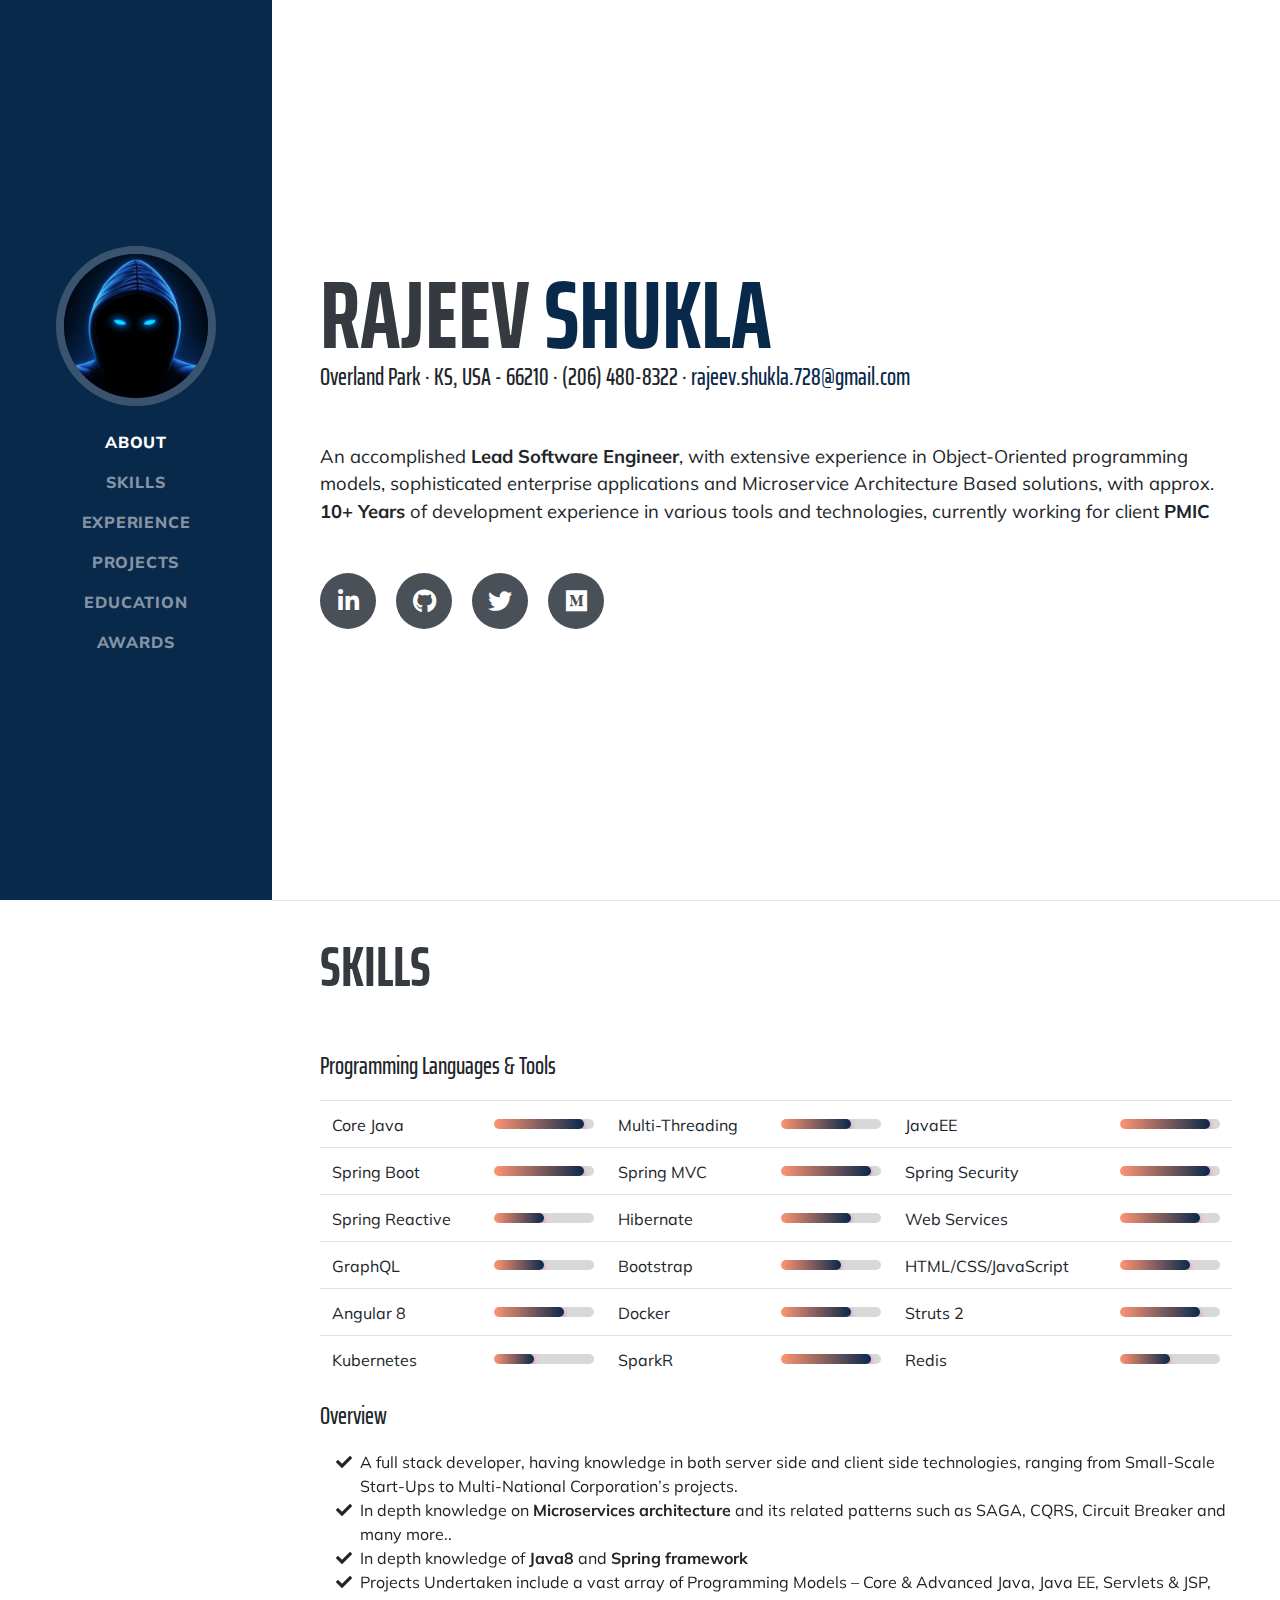
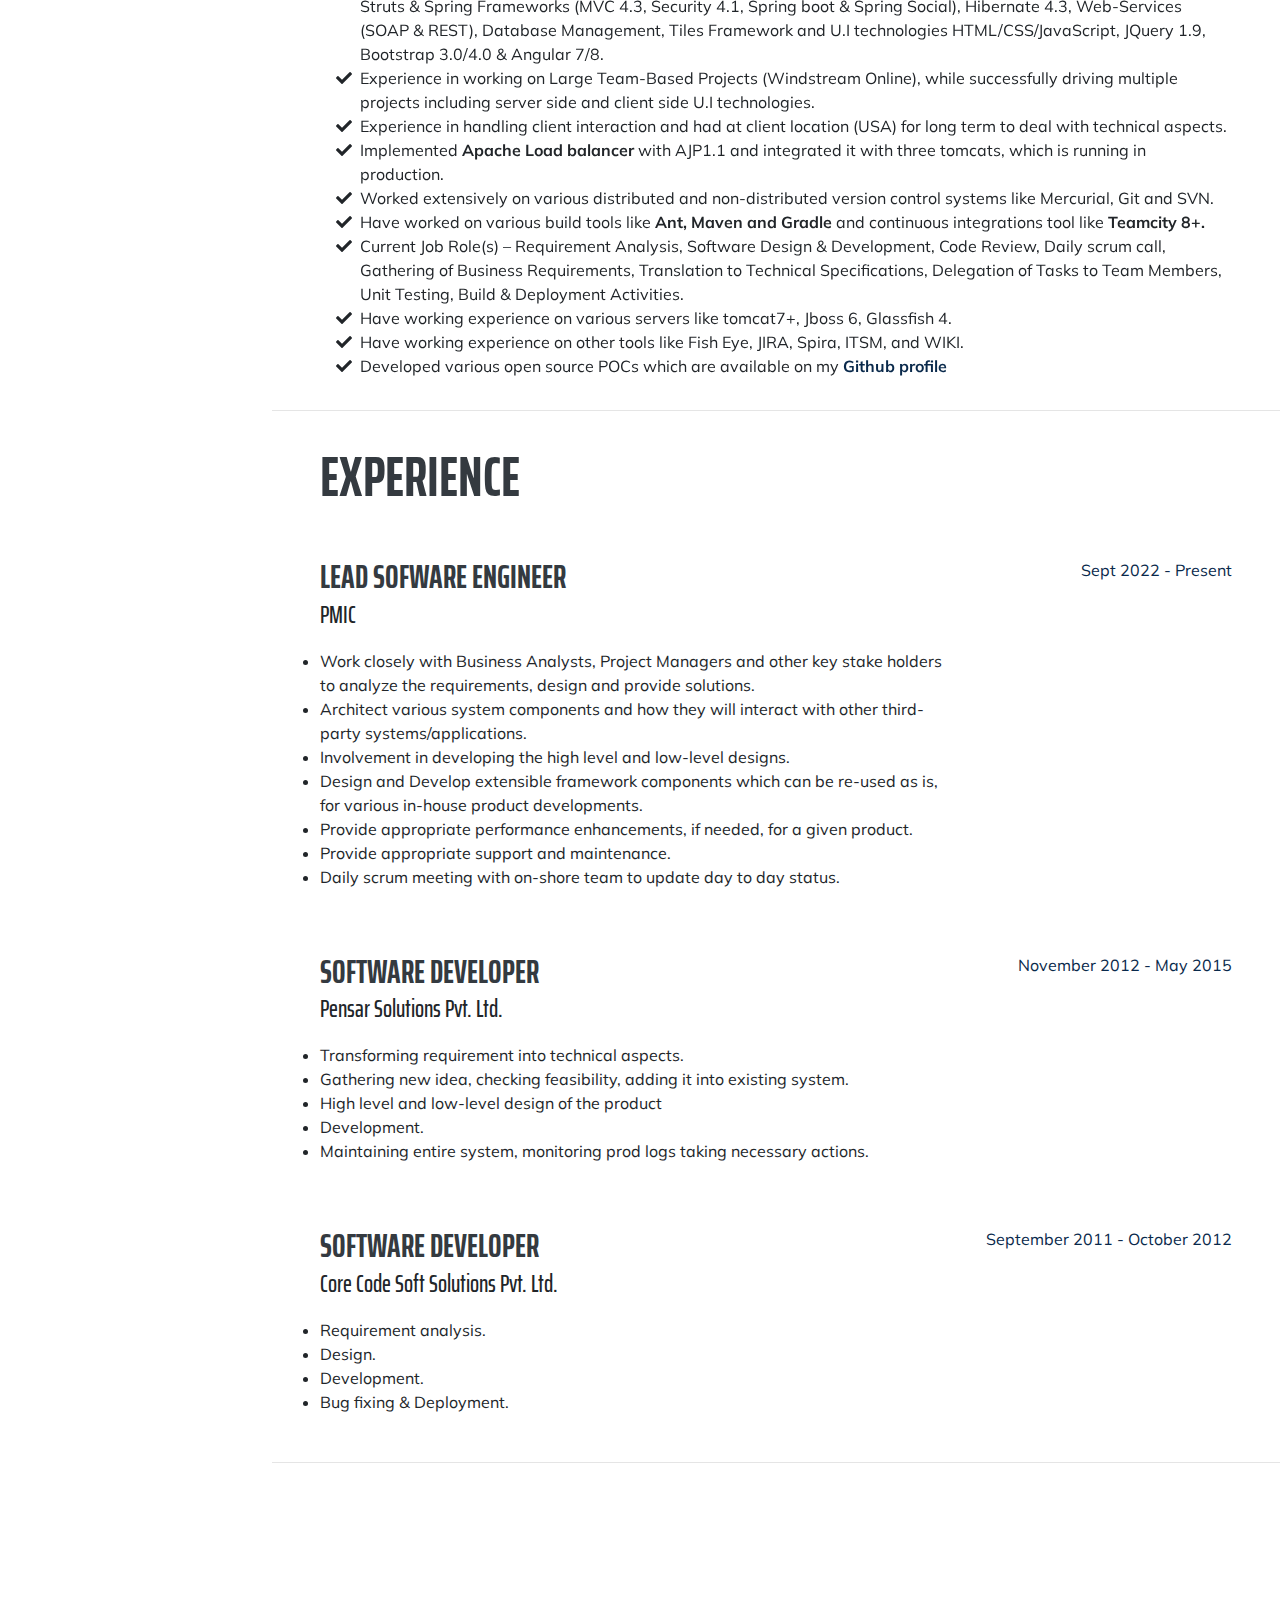
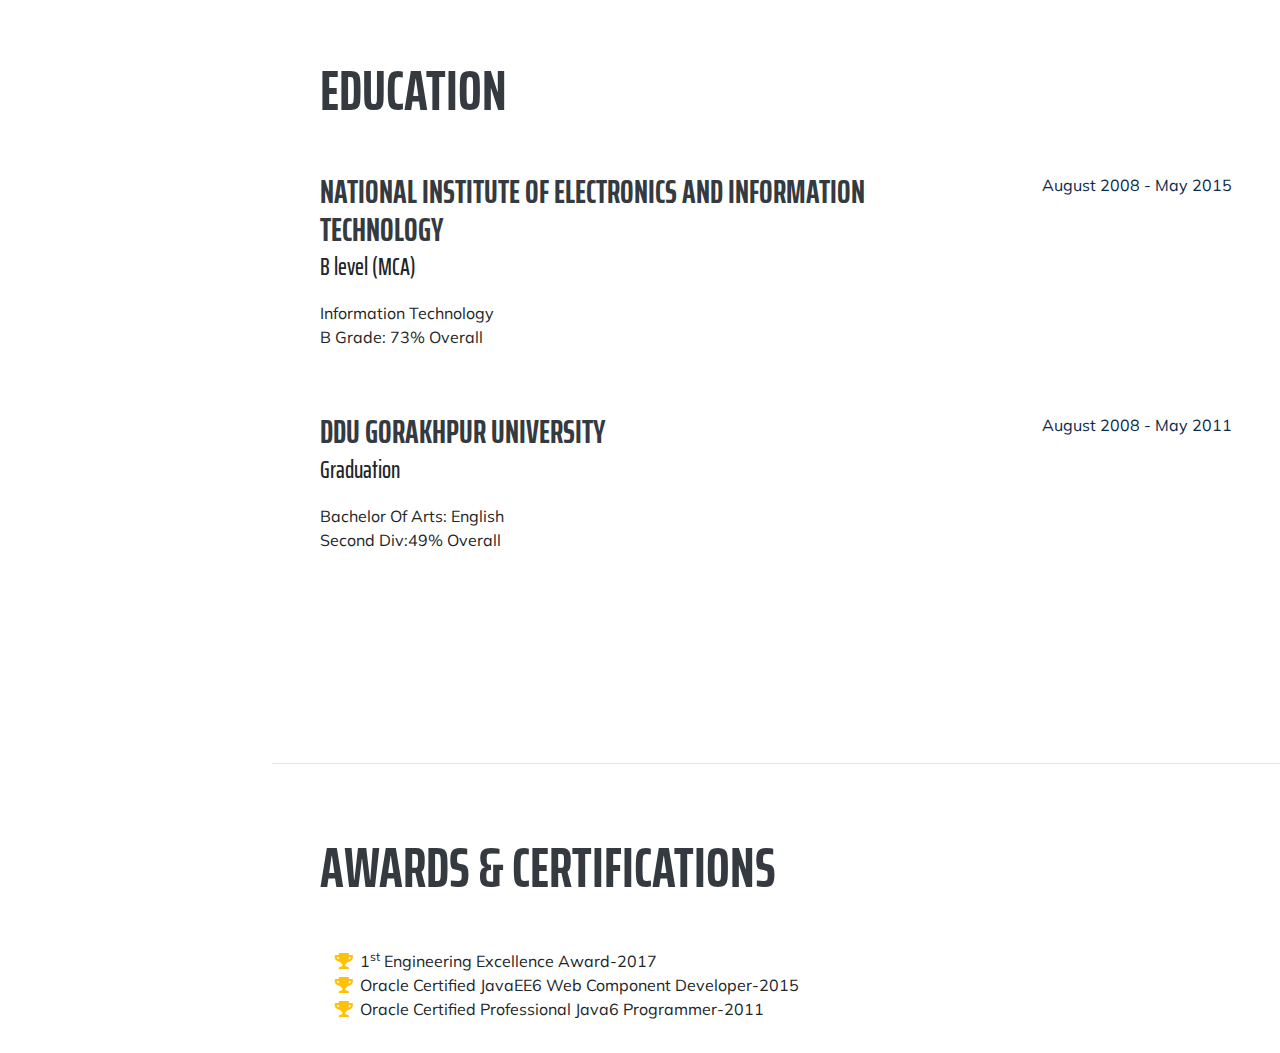
<file: index.html>
<!DOCTYPE html>
<html lang="en">

<head>

  <meta charset="utf-8">
  <meta name="viewport" content="width=device-width, initial-scale=1, shrink-to-fit=no">
  <meta name="description" content="">
  <meta name="author" content="Rajeev Shukla">

  <title>Resume- Rajeev Shukla</title>

  <!-- Bootstrap core CSS -->
  <link href="vendor/bootstrap/css/bootstrap.min.css" rel="stylesheet">

  <!-- Custom fonts for this template -->
  <link href="https://fonts.googleapis.com/css?family=Saira+Extra+Condensed:500,700" rel="stylesheet">
  <link href="https://fonts.googleapis.com/css?family=Muli:400,400i,800,800i" rel="stylesheet">
  <link href="vendor/fontawesome-free/css/all.min.css" rel="stylesheet">


  <!-- Custom styles for this template -->
  <link href="css/resume.css" rel="stylesheet">
  <!-- <link href="css/animations.css" rel="stylesheet"> -->

</head>

<body id="page-top">
  <div class="animatedParent">
    <nav class="navbar navbar-expand-lg navbar-dark bg-primary fixed-top " id="sideNav">
      <a class="navbar-brand js-scroll-trigger" href="#page-top">
        <span class="d-block d-lg-none">Rajeev Shukla</span>
        <span class="d-none d-lg-block">
          <img class="img-fluid img-profile rounded-circle mx-auto mb-2" src="img/Rajeev.jpg" alt="">
        </span>
      </a>
      <button class="navbar-toggler" type="button" data-toggle="collapse" data-target="#navbarSupportedContent"
        aria-controls="navbarSupportedContent" aria-expanded="false" aria-label="Toggle navigation">
        <span class="navbar-toggler-icon"></span>
      </button>
      <div class="collapse navbar-collapse" id="navbarSupportedContent">
        <ul class="navbar-nav">
          <li class="nav-item">
            <a class="nav-link js-scroll-trigger" href="#about">About</a>
          </li>
          <li class="nav-item">
            <a class="nav-link js-scroll-trigger" href="#skills">Skills</a>
          </li>
            <li class="nav-item">
            <a class="nav-link js-scroll-trigger" href="#experience">Experience</a>
          </li>
          <li class="nav-item">
            <a class="nav-link js-scroll-trigger" href="#projects">Projects</a>
          </li>
          <li class="nav-item">
            <a class="nav-link js-scroll-trigger" href="#education">Education</a>
          </li>
          <!-- 
          <li class="nav-item">
            <a class="nav-link js-scroll-trigger" href="#interests">Interests</a>
          </li> -->
          <li class="nav-item">
            <a class="nav-link js-scroll-trigger" href="#awards">Awards</a>
          </li>
        </ul>
      </div>
    </nav>
  </div>


  <!-- To display scroll Progress -->
  <div class="scroll-progress-container">
    <div class="scroll-progress"></div>
  </div>

  <div class="container-fluid p-0">

    <section class="resume-section p-3 p-lg-5 d-flex align-items-center" id="about">
      <div class="animatedParent">
        <div class=" w-100 delay-500 animated fadeIn box">
          <h1 class="mb-0" data-id="1">Rajeev
            <span class="text-primary">Shukla</span>
          </h1>
          <div class="subheading mb-5">Overland Park · KS, USA - 66210 · (206) 480-8322 ·
            <a href="mailto:rajeev.shukla.728@gmail.com">rajeev.shukla.728@gmail.com</a>
          </div>
          <p class="lead mb-5">An accomplished <b class="bold-text"> Lead Software Engineer</b>, with extensive
            experience in Object-Oriented
            programming models, sophisticated enterprise applications and Microservice Architecture Based solutions, with approx.
            <b class="bold-text">10+ Years</b> of development experience in various tools and technologies, currently
            working for client 
            <b class="bold-text">PMIC</b></p>
          <div class="social-icons">
            <a href="https://www.linkedin.com/in/mail2rajeevshukla" target="_blank">
              <i class="fab fa-linkedin-in"></i>
            </a>
            <a href="https://github.com/rajeevshukla" target="_blank">
              <i class="fab fa-github"></i>
            </a>
            <a href="https://twitter.com/rajeevshukla_" target="_blank">
              <i class="fab fa-twitter"></i>
            </a>
            <a href="https://medium.com/@mail2rajeevshukla" target="_blank">
              <i class="fab fa-medium"></i>
            </a>
          </div>
        </div>
      </div>

    </section>

    <hr class="m-0">

    <section class="resume-section p-0 p-lg-5 d-flex align-items-center" id="skills">
      <div class="w-100">
        <h2 class="mb-5">Skills</h2>

        <div class="subheading mb-3">Programming Languages &amp; Tools</div>
        <div class="table-responsive animatedParent">
          <table class="table animated bounceInDown">
            <tr>
              <td>
                <div class="float-left" style="width: 49%; height: 20px;">Core Java</div>

                <div class="progress float-right">
                  <div class="progress-done" data-done="90">

                  </div>
                </div>

              </td>
              <td>
                <div class="float-left" style="width: 49%; height: 20px;">Multi-Threading</div>
                <div class="progress float-right">
                  <div class="progress-done" data-done="70">
                  </div>
                </div>
              </td>
              <td>
                <div class="float-left" style="width: 49%; height: 20px;">JavaEE</div>
                <div class="progress float-right">
                  <div class="progress-done" data-done="90">
                  </div>
                </div>
              </td>

            </tr>
            <tr>
              <td>
                <div class="float-left" style="width: 49%; height: 20px;">Spring Boot</div>
                <div class="progress float-right">
                  <div class="progress-done" data-done="90">
                  </div>
                </div>
              </td>
              <td>
                <div class="float-left" style="width: 49%; height: 20px;">Spring MVC</div>
                <div class="progress float-right">
                  <div class="progress-done" data-done="90">
                  </div>
                </div>
              </td>
              <td>
                <div class="float-left" style="width: 49%; height: 20px;">Spring Security</div>
                <div class="progress float-right">
                  <div class="progress-done" data-done="90">
                  </div>
                </div>
              </td>

            </tr>
            <tr>
              <td>
                <div class="float-left" style="width: 49%; height: 20px;">Spring Reactive</div>
                <div class="progress float-right">
                  <div class="progress-done" data-done="50">
                  </div>
                </div>
              </td>
              <td>
                <div class="float-left" style="width: 49%; height: 20px;">Hibernate</div>
                <div class="progress float-right">
                  <div class="progress-done" data-done="70">
                  </div>
                </div>
              </td>
              <td>
                <div class="float-left" style="width: 49%; height: 20px;">Web Services</div>
                <div class="progress float-right">
                  <div class="progress-done" data-done="80">
                  </div>
                </div>
              </td>

            </tr>
            <tr>
              <td>
                <div class="float-left" style="width: 52%; height: 20px;">GraphQL </div>
                <div class="progress float-right">
                  <div class="progress-done" data-done="50">
                  </div>
                </div>
              </td>
              <td>
                <div class="float-left" style="width: 49%; height: 20px;">Bootstrap</div>
                <div class="progress float-right">
                  <div class="progress-done" data-done="60">
                  </div>
                </div>
              </td>
              <td>
                <div class="float-left" style="width: 49%; height: 20px;">HTML/CSS/JavaScript</div>
                <div class="progress float-right">
                  <div class="progress-done" data-done="70">
                  </div>
                </div>
              </td>

            </tr>
            <tr>
              <td>
                <div class="float-left" style="width: 49%; height: 20px;">Angular 8</div>
                <div class="progress float-right">
                  <div class="progress-done" data-done="70">
                  </div>
                </div>
              </td>
              <td>
                <div class="float-left" style="width: 49%; height: 20px;">Docker</div>
                <div class="progress float-right">
                  <div class="progress-done" data-done="70">
                  </div>
                </div>
              </td>
              <td>
                <div class="float-left" style="width: 49%; height: 20px;">Struts 2</div>
                <div class="progress float-right">
                  <div class="progress-done" data-done="80">
                  </div>
                </div>
              </td>
            </tr>
            <tr>
              <td>
                <div class="float-left" style="width: 49%; height: 20px;">Kubernetes</div>
                <div class="progress float-right">
                  <div class="progress-done" data-done="40">
                  </div>
                </div>
              </td>
              <td>
                <div class="float-left" style="width: 49%; height: 20px;">SparkR</div>
                <div class="progress float-right">
                  <div class="progress-done" data-done="90">
                  </div>
                </div>
              </td>
              <td>
                <div class="float-left" style="width: 49%; height: 20px;">Redis</div>
                <div class="progress float-right">
                  <div class="progress-done" data-done="50">
                  </div>
                </div>
              </td>

            </tr>
          </table>
        </div>
        <!-- <ul class="list-inline dev-icons">
          <li class="list-inline-item">
            <i class="fab fa-html5"></i>

          </li>
          <li class="list-inline-item">
            <i class="fab fa-css3-alt"></i>
          </li>
          <li class="list-inline-item">
            <i class="fab fa-js-square"></i>
          </li>
          <li class="list-inline-item">
            <i class="fab fa-angular"></i>
          </li>
          <li class="list-inline-item">
            <i class="fab fa-react"></i>
          </li>
          <li class="list-inline-item">
            <i class="fab fa-node-js"></i>
          </li>
          <li class="list-inline-item">
            <i class="fab fa-java"></i>
          </li>
          <li class="list-inline-item">
            <i class="fab fa-less"></i>
          </li>
          <li class="list-inline-item">
            <i class="fab fa-wordpress"></i>
          </li>
          <li class="list-inline-item">
            <i class="fab fa-npm"></i>
          </li>
        </ul> -->
        

        <div class="animatedParent">
          <div class="delay-250 animated fadeIn box subheading mb-3">Overview</div>
        </div>

        <div class="animatedParent">
          <ul class="fa-ul mb-0 delay-250 animated fadeIn box">
            <li>
              <i class="fa-li fa fa-check "></i>
              A full stack developer, having knowledge in both server side and client side technologies,
              ranging from Small-Scale Start-Ups to Multi-National Corporation’s projects.</li>
              <li>
                <i class="fa-li fa fa-check "></i>
                In depth knowledge on <b class="bold-text">Microservices architecture</b> and its related patterns such as SAGA, CQRS, Circuit Breaker and many more..</li>

                <li>
                  <i class="fa-li fa fa-check "></i>
                  In depth knowledge of <b class="bold-text">Java8</b> and <b class="bold-text">Spring framework </b></li>
            <li>
              <i class="fa-li fa fa-check"></i>
              Projects Undertaken include a vast array of Programming Models – Core & Advanced Java,
              Java EE, Servlets & JSP, Struts & Spring Frameworks (MVC 4.3, Security 4.1, Spring boot &
              Spring Social), Hibernate 4.3, Web-Services (SOAP & REST), Database Management, Tiles
              Framework and U.I technologies HTML/CSS/JavaScript, JQuery 1.9, Bootstrap 3.0/4.0 & Angular 7/8.</li>
            <li>
              <i class="fa-li fa fa-check"></i>
              Experience in working on Large Team-Based Projects (Windstream Online), while successfully
              driving multiple projects including server side and client side U.I technologies.</li>
            <li>
              <i class="fa-li fa fa-check"></i>
              Experience in handling client interaction and had at client location (USA) for long
              term to deal with technical aspects.</li>

            <li>
              <i class="fa-li fa fa-check"></i>
              Implemented <b class="bold-text">Apache Load balancer</b> with AJP1.1 and integrated it with three
              tomcats,
              which
              is running in production.</li>
            <li>
              <i class="fa-li fa fa-check"></i>
              Worked extensively on various distributed and non-distributed version control systems like
              Mercurial, Git and SVN.</li>
            <li>
              <i class="fa-li fa fa-check"></i>
              Have worked on various build tools like <b class="bold-text">Ant, Maven and Gradle</b> and continuous
              integrations tool like
              <b class="bold-text">Teamcity 8+.</b></li>
            <li>
              <i class="fa-li fa fa-check"></i>
              Current Job Role(s) – Requirement Analysis, Software Design & Development, Code Review,
              Daily scrum call, Gathering of Business Requirements, Translation to Technical Specifications,
              Delegation of Tasks to Team Members, Unit Testing, Build & Deployment Activities.</li>
            <li>
              <i class="fa-li fa fa-check"></i>
              Have working experience on various servers like tomcat7+, Jboss 6, Glassfish 4.</li>
            <li>
              <i class="fa-li fa fa-check"></i>
              Have working experience on other tools like Fish Eye, JIRA, Spira, ITSM, and WIKI. </li>
            <li>
              <i class="fa-li fa fa-check"></i>
              Developed various open source POCs which are available on my <a href="https://github.com/rajeevshukla"
                target="_blank"><b class="bold-text">Github profile</b></a>
            </li>
          </ul>

        </div>
      </div>
    </section>

    <hr class="m-0">

    <section class="resume-section p-3 p-lg-5 d-flex justify-content-center" id="experience">
      <div class="w-100 animatedParent" data-sequence='500'>
        <h2 class="mb-5">Experience</h2>
        <div class="resume-item d-flex flex-column flex-md-row justify-content-between mb-5 animated bounceInRight"
          data-id='2'>
          <div class="resume-content">
            <h3 class="mb-0">Lead Sofware Engineer</h3>
            <div class="subheading mb-3">PMIC</div>
            <p>
            <ul>

              <li>Work closely with Business Analysts, Project Managers and other key stake holders to
                analyze the requirements, design and provide solutions.
              </li>
              <li>
                Architect various system components and how they will interact with other third-party
                systems/applications.
              </li>
              <li>
                Involvement in developing the high level and low-level designs.
              </li>
              <li>
                Design and Develop extensible framework components which can be re-used as is, for
                various in-house product developments.
              </li>
              <li>
                Provide appropriate performance enhancements, if needed, for a given product.
              </li>
              <li>
                Provide appropriate support and maintenance.
              </li>
              <li>
                Daily scrum meeting with on-shore team to update day to day status.
              </li>
            </ul>

            </p>
          </div>
          <div class="resume-date text-md-right">
            <span class="text-primary">Sept 2022 - Present</span>
          </div>
        </div>

        <div class="resume-item d-flex flex-column flex-md-row justify-content-between mb-5 animated bounceInRight"
          data-id='3'>
          <div class="resume-content">
            <h3 class="mb-0">Software Developer</h3>
            <div class="subheading mb-3">Pensar Solutions Pvt. Ltd.</div>
            <p>
            <ul>
              <li>
                Transforming requirement into technical aspects.
              </li>
              <li>
                Gathering new idea, checking feasibility, adding it into existing system.
              </li>
              <li>
                High level and low-level design of the product
              </li>
              <li>
                Development.
              </li>
              <li>
                Maintaining entire system, monitoring prod logs taking necessary actions.
              </li>

            </ul>

            </p>
          </div>
          <div class="resume-date text-md-right">
            <span class="text-primary">November 2012 - May 2015</span>
          </div>
        </div>

        <div class="resume-item d-flex flex-column flex-md-row justify-content-between animated bounceInRight"
          data-id='4'>
          <div class="resume-content">
            <h3 class="mb-0">Software Developer</h3>
            <div class="subheading mb-3">Core Code Soft Solutions Pvt. Ltd.</div>
            <p>
            <ul>
              <li>
                Requirement analysis.
              </li>
              <li>
                Design.
              </li>
              <li>
                Development.
              </li>
              <li>
                Bug fixing & Deployment.
              </li>
            </ul>
            </p>
          </div>
          <div class="resume-date text-md-right">
            <span class="text-primary">September 2011 - October 2012</span>
          </div>
        </div>

      </div>

    </section>

  
    <!--  <hr class="m-0"> <section class="resume-section p-3 p-lg-5 d-flex justify-content-center" id="projects">
      <div class="w-100 animatedParent" data-sequence='500'>
        <h2 class="mb-5">Projects</h2>
        <div class="resume-item d-flex flex-column flex-md-row justify-content-between mb-5 animated bounceInRight"
          data-id='2'>
          <div class="resume-content">
            <h3 class="mb-0">Coming soon</h3>
            <div class="subheading mb-3">Coming soon</div>
            <p>
            <ul>

              <li>Description
              </li>
              
            </ul>

            </p>
          </div>
          <div class="resume-date text-md-right">
            <span class="text-primary">May 2015 - Present</span>
          </div>
        </div>


      </div>

    </section> -->
    <hr class="m-0">

    <section class="resume-section p-3 p-lg-5 d-flex align-items-center" id="education">
      <div class="w-100">
        <h2 class="mb-5">Education</h2>
        <div class="animatedParent" data-sequence='500'>
          <div class="resume-item d-flex flex-column flex-md-row justify-content-between mb-5 animated bounceInRight"
            data-id="1">
            <div class="resume-content">
              <h3 class="mb-0">National Institute of Electronics and Information Technology</h3>
              <div class="subheading mb-3">B level (MCA)</div>
              <div>Information Technology</div>
              <p>B Grade: 73% Overall</p>
            </div>
            <div class="resume-date text-md-right">
              <span class="text-primary">August 2008 - May 2015</span>
            </div>
          </div>

          <div class="resume-item d-flex flex-column flex-md-row justify-content-between animated bounceInRight"
            data-id="2">
            <div class="resume-content">
              <h3 class="mb-0">DDU Gorakhpur University</h3>
              <div class="subheading mb-3">Graduation</div>
              <div>Bachelor Of Arts: English</div>
              <p>Second Div:49% Overall</p>
            </div>
            <div class="resume-date text-md-right">
              <span class="text-primary">August 2008 - May 2011</span>
            </div>
          </div>

        </div>
      </div>
    </section>

    <!-- 

    <hr class="m-0">

    <section class="resume-section p-3 p-lg-5 d-flex align-items-center" id="interests">
      <div class="w-100">
        <h2 class="mb-5">Interests</h2>
        <p>Coming soon...</p>
        <p class="mb-0">MOre info</p>
      </div>
    </section> -->

    <hr class="m-0">

    
    <section class="resume-section p-3 p-lg-5 d-flex align-items-center" style="min-height: auto; padding-top: 70px !important;" id="awards">
   
      <div class="w-100">
        <h2 class="mb-5">Awards &amp; Certifications</h2>
        <div class="animatedParent">
        <ul class="fa-ul mb-0 animated bounceInRight">
          <li>
            <i class="fa-li fa fa-trophy text-warning"></i>
            1<sup>st</sup>
            Engineering Excellence Award-2017</li>
          <li>
            <i class="fa-li fa fa-trophy text-warning"></i>
            Oracle Certified JavaEE6 Web Component Developer-2015 </li>
          <li>
            <i class="fa-li fa fa-trophy text-warning"></i>
            Oracle Certified Professional Java6 Programmer-2011</li>
        </ul>
      </div>
      </div>
    
    </section>

  </div>



  <!-- Bootstrap core JavaScript -->
  <script src="vendor/jquery/jquery.min.js"></script>
  <script src="vendor/bootstrap/js/bootstrap.bundle.min.js"></script>

  <!-- Plugin JavaScript -->
  <script src="vendor/jquery-easing/jquery.easing.min.js"></script>

 <!-- <script src="js/css3-animate-it.js"></script>  -->

  <!-- Custom scripts for this template -->
  <script src="js/resume.js"></script>

</body>

</html>
</file>
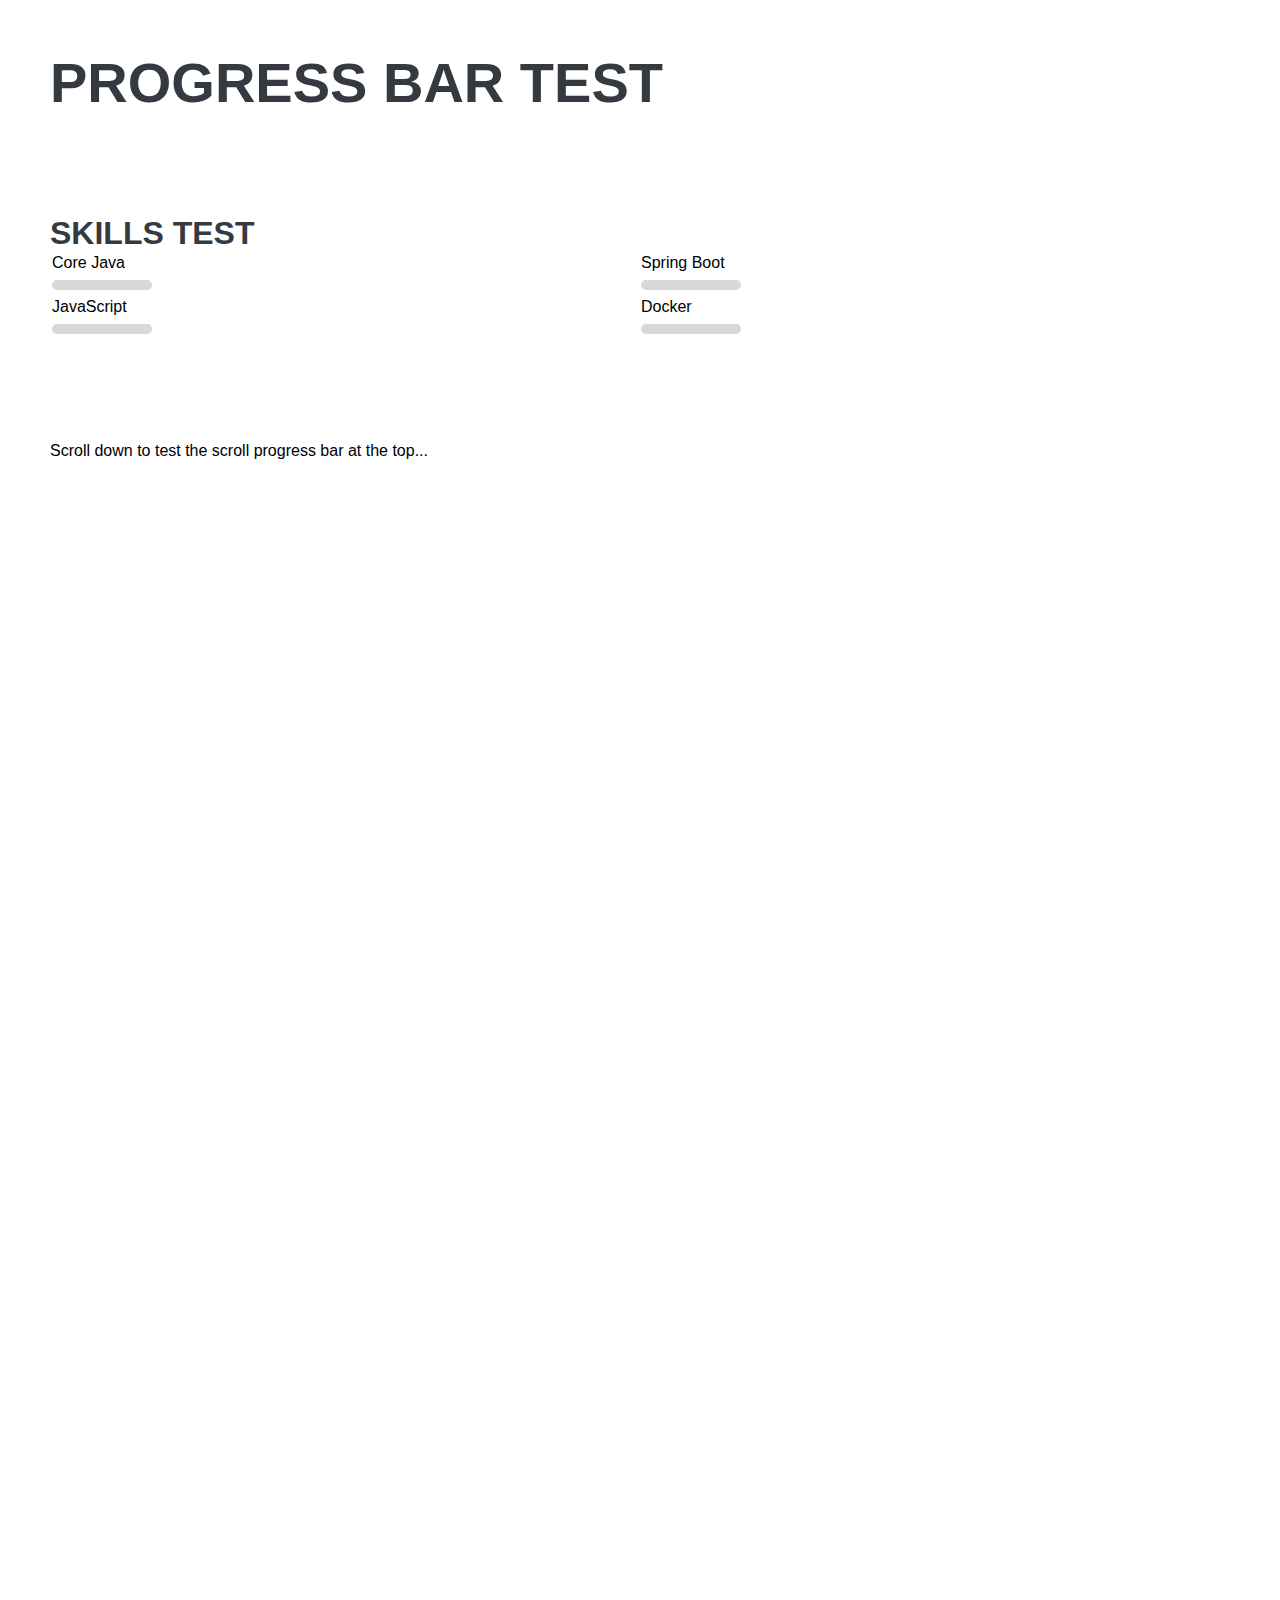
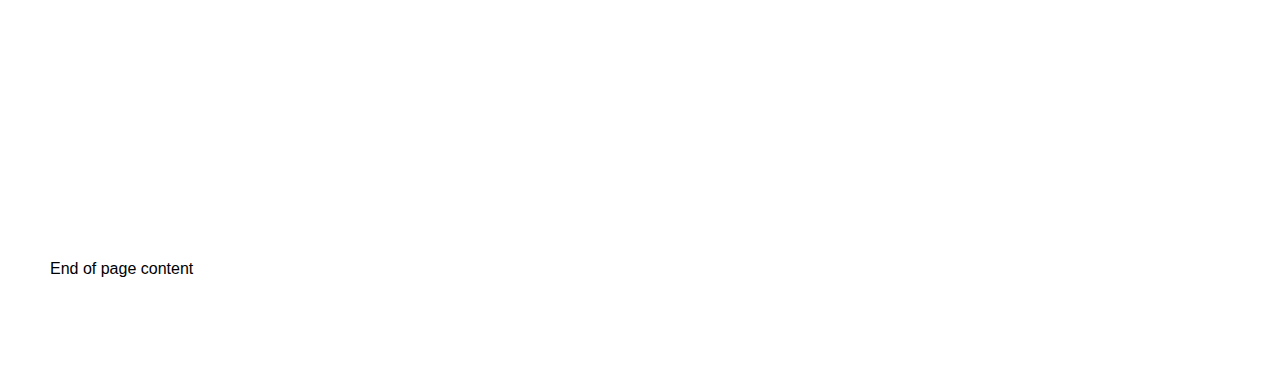
<file: test-progress.html>
<!DOCTYPE html>
<html lang="en">
<head>
    <meta charset="UTF-8">
    <meta name="viewport" content="width=device-width, initial-scale=1.0">
    <title>Progress Bar Test</title>
    <link href="css/resume.css" rel="stylesheet">
    <script src="vendor/jquery/jquery.min.js"></script>
</head>
<body style="padding: 50px;">
    <h2>Progress Bar Test</h2>
    
    <!-- Test the scroll progress bar -->
    <div class="scroll-progress-container">
        <div class="scroll-progress"></div>
    </div>
    
    <!-- Test skill progress bars -->
    <div style="margin-top: 100px;">
        <h3>Skills Test</h3>
        <table style="width: 100%;">
            <tr>
                <td>
                    <div class="float-left" style="width: 49%; height: 20px;">Core Java</div>
                    <div class="progress float-right">
                        <div class="progress-done" data-done="90"></div>
                    </div>
                </td>
                <td>
                    <div class="float-left" style="width: 49%; height: 20px;">Spring Boot</div>
                    <div class="progress float-right">
                        <div class="progress-done" data-done="85"></div>
                    </div>
                </td>
            </tr>
            <tr>
                <td>
                    <div class="float-left" style="width: 49%; height: 20px;">JavaScript</div>
                    <div class="progress float-right">
                        <div class="progress-done" data-done="75"></div>
                    </div>
                </td>
                <td>
                    <div class="float-left" style="width: 49%; height: 20px;">Docker</div>
                    <div class="progress float-right">
                        <div class="progress-done" data-done="70"></div>
                    </div>
                </td>
            </tr>
        </table>
    </div>
    
    <!-- Add some content to test scroll -->
    <div style="height: 1500px; margin-top: 100px;">
        <p>Scroll down to test the scroll progress bar at the top...</p>
        <div style="margin-top: 1400px;">
            <p>End of page content</p>
        </div>
    </div>
    
    <script src="js/resume.js"></script>
</body>
</html>
</file>
<file: css/resume.css>
/*!
 * Start Bootstrap - Resume v5.0.8 (https://startbootstrap.com/template-overviews/resume)
 * Copyright 2013-2019 Start Bootstrap
 * Licensed under MIT (https://github.com/BlackrockDigital/startbootstrap-resume/blob/master/LICENSE)
 */

body {
  font-family: 'Muli', -apple-system, BlinkMacSystemFont, 'Segoe UI', Roboto, 'Helvetica Neue', Arial, sans-serif, 'Apple Color Emoji', 'Segoe UI Emoji', 'Segoe UI Symbol', 'Noto Color Emoji';
  padding-top: 54px;

  animation: fadeInAnimation ease 5s ;
  animation-iteration-count: 1;
  animation-fill-mode: forwards; 
  overflow-x: hidden;
}

@media (min-width: 992px) {
  body {
    padding-top: 0;
    padding-left: 17rem;
  }
}

h1,
h2,
h3,
h4,
h5,
h6 {
  font-family: 'Saira Extra Condensed', -apple-system, BlinkMacSystemFont, 'Segoe UI', Roboto, 'Helvetica Neue', Arial, sans-serif, 'Apple Color Emoji', 'Segoe UI Emoji', 'Segoe UI Symbol', 'Noto Color Emoji';
  font-weight: 700;
  text-transform: uppercase;
  color: #343a40;
}

h1 {
  font-size: 6rem;
  line-height: 5.5rem;
}

h2 {
  font-size: 3.5rem;
}

h3 {
  font-size: 2rem;
}

p.lead {
  font-size: 1.15rem;
  font-weight: 400;
}

.subheading {
  font-weight: 500;
  font-family: 'Saira Extra Condensed', -apple-system, BlinkMacSystemFont, 'Segoe UI', Roboto, 'Helvetica Neue', Arial, sans-serif, 'Apple Color Emoji', 'Segoe UI Emoji', 'Segoe UI Symbol', 'Noto Color Emoji';
  font-size: 1.5rem;
}

.social-icons a {
  display: inline-block;
  height: 3.5rem;
  width: 3.5rem;
  background-color: #495057;
  color: #fff !important;
  border-radius: 100%;
  text-align: center;
  font-size: 1.5rem;
  line-height: 3.5rem;
  margin-right: 1rem;
}

.social-icons a:last-child {
  margin-right: 0;
}

.social-icons a:hover {
  background-color: #09294b;
}

.dev-icons {
  font-size: 3rem;
}

.dev-icons .list-inline-item i:hover {
  color: #09294b;
}

#sideNav .navbar-nav .nav-item .nav-link {
  font-weight: 800;
  letter-spacing: 0.05rem;
  text-transform: uppercase;
}

#sideNav .navbar-toggler:focus {
  outline-color: #09294b;
}

@media (min-width: 992px) {
  #sideNav {
    text-align: center;
    position: fixed;
    top: 0;
    left: 0;
    display: flex;
    flex-direction: column;
    width: 17rem;
    height: 100vh;
  }
  #sideNav .navbar-brand {
    display: flex;
    margin: auto auto 0;
    padding: 0.5rem;
  }
  #sideNav .navbar-brand .img-profile {
    max-width: 10rem;
    max-height: 10rem;
    border: 0.5rem solid rgba(255, 255, 255, 0.2);
  }
  #sideNav .navbar-collapse {
    display: flex;
    align-items: flex-start;
    flex-grow: 0;
    width: 100%;
    margin-bottom: auto;
  }
  #sideNav .navbar-collapse .navbar-nav {
    flex-direction: column;
    width: 100%;
  }
  #sideNav .navbar-collapse .navbar-nav .nav-item {
    display: block;
  }
  #sideNav .navbar-collapse .navbar-nav .nav-item .nav-link {
    display: block;
  }
}

section.resume-section {
  padding-top: 2rem !important;
  padding-bottom: 2rem !important;
  max-width: 75rem;
}

section.resume-section .resume-item .resume-date {
  min-width: none;
}

@media (min-width: 768px) {
  section.resume-section {
    min-height: 100vh;
  }
  section.resume-section .resume-item .resume-date {
    min-width: 18rem;
  }
}

@media (min-width: 992px) {
  section.resume-section {
    padding-top: 2rem !important;
    padding-bottom: 2rem !important;
  }
}

.bg-primary {
  background-color: #09294b !important;
}

.text-primary {
  color: #09294b !important;
}

a {
  color: #09294b;
}

a:hover, a:focus, a:active {
  color: #09294b;
}


* {
	box-sizing: border-box;
}

.progress {
	background-color: #d8d8d8;
	border-radius: 20px;
	position: relative;
	margin: 6px 0;
	height: 10px;
	width: 100px;
}

.progress-done {
	background: linear-gradient(to left, #09294b, #FF9472);
	box-shadow: 0 3px 3px -5px #09294b, 0 2px 5px #F2709C;
	border-radius: 30px;
	color: #d5d5d5;
	display: flex;
	align-items: center;
	justify-content: center;
	height: 100%;
	width: 0;
	opacity: 0;
  transition: 1s ease 0.3s;
  animation-duration: 2s;
  animation-timing-function: ease-in-out;
  animation-fill-mode: forwards;
  animation-delay: 3s;
}





.scroll-progress-container {
  width: 100%;
  height: 5px;
  background-color: white;
  position: fixed;
}



.scroll-progress {
  width: 0px;
  height: 5px;
  background-color:#09294b;
}


* {
  margin: 0;
  padding: 0;
  border: 0;
  outline: 0;
  font-size: 100%;
  vertical-align: baseline;
  background: transparent;
}



@keyframes fadeInAnimation { 
  0% { 
      opacity: 0; 
  } 
  100% { 
      opacity: 1; 
   } 
}
</file>
<file: css/animations.css>
/*animations*/

/******************
* Bounce in right *
*******************/


.animated { 
    -webkit-animation-duration: 1s; 
    animation-duration: 1s; 
    -webkit-animation-fill-mode: both; 
    animation-fill-mode: both; 
} 
.slow{
     -webkit-animation-duration: 1.5s; 
    animation-duration: 1.5s; 
    -webkit-animation-fill-mode: both; 
    animation-fill-mode: both; 
}
.slower{
     -webkit-animation-duration: 2s; 
    animation-duration: 2s; 
    -webkit-animation-fill-mode: both; 
    animation-fill-mode: both; 
}
.slowest{
     -webkit-animation-duration: 3s; 
    animation-duration: 3s; 
    -webkit-animation-fill-mode: both; 
    animation-fill-mode: both; 
}

/* Added by Andy Meetan */
.delay-250 {
    -webkit-animation-delay:0.25s;
    -moz-animation-delay:0.25s;
    -o-animation-delay:0.25s;
    animation-delay:0.25s;
}
.delay-500 {
    -webkit-animation-delay:0.5s;
    -moz-animation-delay:0.5s;
    -o-animation-delay:0.5s;
    animation-delay:0.5s;
}
.delay-750 {
    -webkit-animation-delay:0.75s;
    -moz-animation-delay:0.75s;
    -o-animation-delay:0.75s;
    animation-delay:0.75s;
}
.delay-1000 {
    -webkit-animation-delay:1.0s;
    -moz-animation-delay:1.0s;
    -o-animation-delay:1.0s;
    animation-delay:1.0s;
}
.delay-1250 {
    -webkit-animation-delay:1.25s;
    -moz-animation-delay:1.25s;
    -o-animation-delay:1.25s;
    animation-delay:1.25s;
}
.delay-1500 {
    -webkit-animation-delay:1.5s;
    -moz-animation-delay:1.5s;
    -o-animation-delay:1.5s;
    animation-delay:1.5s;
}
.delay-1750 {
    -webkit-animation-delay:1.75s;
    -moz-animation-delay:1.75s;
    -o-animation-delay:1.75s;
    animation-delay:1.75s;
}
.delay-2000 {
    -webkit-animation-delay:2.0s;
    -moz-animation-delay:2.0s;
    -o-animation-delay:2.0s;
    animation-delay:2.0s;
}
.delay-2500 {
    -webkit-animation-delay:2.5s;
    -moz-animation-delay:2.5s;
    -o-animation-delay:2.5s;
    animation-delay:2.5s;
}
.delay-2000 {
    -webkit-animation-delay:2.0s;
    -moz-animation-delay:2.0s;
    -o-animation-delay:2.0s;
    animation-delay:2.0s;
}
.delay-2500 {
    -webkit-animation-delay:2.5s;
    -moz-animation-delay:2.5s;
    -o-animation-delay:2.5s;
    animation-delay:2.5s;
}
.delay-3000 {
    -webkit-animation-delay:3.0s;
    -moz-animation-delay:3.0s;
    -o-animation-delay:3.0s;
    animation-delay:3.0s;
}
.delay-3500 {
    -webkit-animation-delay:3.5s;
    -moz-animation-delay:3.5s;
    -o-animation-delay:3.5s;
    animation-delay:3.5s;
}

.bounceInRight, .bounceInLeft, .bounceInUp, .bounceInDown{
    opacity:0;
    -webkit-transform: translateX(400px); 
    transform: translateX(400px); 
}
.fadeInRight, .fadeInLeft, .fadeInUp, .fadeInDown{
    opacity:0;
    -webkit-transform: translateX(400px); 
    transform: translateX(400px); 
}

.flipInX, .flipInY, .rotateIn, .rotateInUpLeft, .rotateInUpRight, .rotateInDownLeft, .rotateDownUpRight, .rollIn{
    opacity:0;
}

.lightSpeedInRight, .lightSpeedInLeft{
    opacity:0;
    -webkit-transform: translateX(400px); 
    transform: translateX(400px); 
}

/***********
* bounceIn *
************/
@-webkit-keyframes bounceIn { 
    0% { 
        opacity: 0; 
        -webkit-transform: scale(.3); 
    } 

    50% { 
        opacity: 1; 
        -webkit-transform: scale(1.05); 
    } 

    70% { 
        -webkit-transform: scale(.9); 
    } 

    100% { 
         -webkit-transform: scale(1); 
    } 
} 

@keyframes bounceIn { 
    0% { 
        opacity: 0; 
        transform: scale(.3); 
    } 

    50% { 
        opacity: 1; 
        transform: scale(1.05); 
    } 

    70% { 
        transform: scale(.9); 
    } 

    100% { 
        transform: scale(1); 
    } 
} 

.bounceIn.go { 
    -webkit-animation-name: bounceIn; 
    animation-name: bounceIn; 
}

/****************
* bounceInRight *
****************/

@-webkit-keyframes bounceInRight { 
    0% { 
        opacity: 0; 
        
        -webkit-transform: translateX(400px); 
    } 
    60% { 
        
        -webkit-transform: translateX(-30px); 
    } 
    80% { 
        -webkit-transform: translateX(10px); 
    } 
    100% {
    opacity: 1;
     
        -webkit-transform: translateX(0); 
    } 
} 

@keyframes bounceInRight { 
    0% { 
        opacity: 0; 
        
        transform: translateX(400px); 
    } 
    60% { 
        
        transform: translateX(-30px); 
    } 
    80% { 
        transform: translateX(10px); 
    } 
    100% {
    opacity: 1;
     
        transform: translateX(0); 
    } 
} 


.bounceInRight.go { 
    -webkit-animation-name: bounceInRight; 
    animation-name: bounceInRight; 
}

/******************
* Bounce in left *
*******************/

@-webkit-keyframes bounceInLeft { 
    0% { 
        opacity: 0; 
        
        -webkit-transform: translateX(-400px); 
    } 
    60% { 
       
        -webkit-transform: translateX(30px); 
    } 
    80% { 
        -webkit-transform: translateX(-10px); 
    } 
    100% {
        opacity: 1;
         
        -webkit-transform: translateX(0); 
    } 
} 

@keyframes bounceInLeft { 
    0% { 
        opacity: 0; 
        
        transform: translateX(-400px); 
    } 
    60% { 
       
        transform: translateX(30px); 
    } 
    80% { 
        transform: translateX(-10px); 
    } 
    100% {
        opacity: 1;
         
        transform: translateX(0); 
    } 
} 

.bounceInLeft.go { 
    -webkit-animation-name: bounceInLeft; 
    animation-name: bounceInLeft; 
}

/******************
* Bounce in up *
*******************/

@-webkit-keyframes bounceInUp { 
    0% { 
        opacity: 0; 
        
        -webkit-transform: translateY(400px); 
    } 
    60% { 
       
        -webkit-transform: translateY(-30px); 
    } 
    80% { 
        -webkit-transform: translateY(10px); 
    } 
    100% {
        opacity: 1;
         
        -webkit-transform: translateY(0); 
    } 
} 

@keyframes bounceInUp { 
    0% { 
        opacity: 0; 
        
        transform: translateY(400px); 
    } 
    60% { 
       
        transform: translateY(-30px); 
    } 
    80% { 
        transform: translateY(10px); 
    } 
    100% {
        opacity: 1;
         
        transform: translateY(0); 
    } 
} 

.bounceInUp.go { 
    -webkit-animation-name: bounceInUp; 
    animation-name: bounceInUp; 
}


/******************
* Bounce in down *
*******************/

@-webkit-keyframes bounceInDown { 
    0% { 
        opacity: 0; 
        
        -webkit-transform: translateY(-400px); 
    } 
    60% { 
       
        -webkit-transform: translateY(30px); 
    } 
    80% { 
        -webkit-transform: translateY(-10px); 
    } 
    100% {
        opacity: 1;
         
        -webkit-transform: translateY(0); 
    } 
} 

@keyframes bounceInDown { 
    0% { 
        opacity: 0; 
        
        transform: translateY(-400px); 
    } 
    60% { 
       
        transform: translateY(30px); 
    } 
    80% { 
        transform: translateY(-10px); 
    } 
    100% {
        opacity: 1;
         
        transform: translateY(0); 
    } 
} 

.bounceInDown.go { 
    -webkit-animation-name: bounceInDown; 
    animation-name: bounceInDown; 
}


/**********
* Fade In *
**********/ 
@-webkit-keyframes fadeIn { 
    0% {opacity: 0;} 
    100% {opacity: 1;
        display:block;} 
} 
@keyframes fadeIn { 
    0% {opacity: 0;} 
    100% {opacity: 1;
        display:block;} 
}
.fadeIn{
    opacity:0;
}
.fadeIn.go { 
    -webkit-animation-name: fadeIn; 
    animation-name: fadeIn; 
}

/**********
* Grow in *
***********/

@-webkit-keyframes growIn { 
    0% { 
        -webkit-transform: scale(0.2); 
        opacity:0;
    } 
    50% { 
        -webkit-transform: scale(1.2); 
        
    } 
    100% { 
        -webkit-transform: scale(1); 
        opacity:1;
    } 
} 
@keyframes growIn { 
    0% { 
        transform: scale(0.2); 
        opacity:0;
    } 
    50% { 
        transform: scale(1.2); 
        
    } 
    100% { 
        transform: scale(1); 
        opacity:1;
    } 
} 
.growIn { 

    -webkit-transform: scale(0.2);
    transform: scale(0.2);
    opacity:0;
}
.growIn.go{
    -webkit-animation-name: growIn; 
    animation-name: growIn; 
}

/********
* Shake *
********/
@-webkit-keyframes shake { 
    0%, 100% {-webkit-transform: translateX(0);} 
    10%, 30%, 50%, 70%, 90% {-webkit-transform: translateX(-10px);} 
    20%, 40%, 60%, 80% {-webkit-transform: translateX(10px);} 
} 
@keyframes shake { 
    0%, 100% {transform: translateX(0);} 
    10%, 30%, 50%, 70%, 90% {transform: translateX(-10px);} 
    20%, 40%, 60%, 80% {transform: translateX(10px);} 
} 
.shake.go { 
    -webkit-animation-name: shake; 
    animation-name: shake; 
}

/********
* ShakeUp *
********/
@-webkit-keyframes shakeUp { 
    0%, 100% {-webkit-transform: translateY(0);} 
    10%, 30%, 50%, 70%, 90% {-webkit-transform: translateY(-10px);} 
    20%, 40%, 60%, 80% {-webkit-transform: translateY(10px);} 
} 
@keyframes shakeUp { 
    0%, 100% {transform: translateY(0);} 
    10%, 30%, 50%, 70%, 90% {transform: translateY(-10px);} 
    20%, 40%, 60%, 80% {transform: translateY(10px);} 
} 
.shakeUp.go { 
    -webkit-animation-name: shakeUp; 
    animation-name: shakeUp; 
}

/*************
* FadeInLeft *
*************/

@-webkit-keyframes fadeInLeft { 
    0% { 
        opacity: 0; 
        -webkit-transform: translateX(-400px); 
    } 
    50%{
       opacity: 0.3; 
    }
    100% { 
        opacity: 1; 
        -webkit-transform: translateX(0); 
    } 
} 
@keyframes fadeInLeft { 
    0% { 
        opacity: 0; 
        transform: translateX(-400px); 
    } 
    50%{
       opacity: 0.3; 
    }
    100% { 
        opacity: 1; 
        transform: translateX(0); 
    } 
} 
.fadeInLeft{ 
    opacity: 0; 
    -webkit-transform: translateX(-400px); 
    transform: translateX(-400px);
}
.fadeInLeft.go { 
    -webkit-animation-name: fadeInLeft; 
    animation-name: fadeInLeft; 
}


/*************
* FadeInRight *
*************/

@-webkit-keyframes fadeInRight { 
    0% { 
        opacity: 0; 
        -webkit-transform: translateX(400px); 
    } 
    50%{
       opacity: 0.3; 
    }
    100% { 
        opacity: 1; 
        -webkit-transform: translateX(0); 
    } 
} 
@keyframes fadeInRight { 
    0% { 
        opacity: 0; 
        transform: translateX(400px); 
    } 
    50%{
       opacity: 0.3; 
    }
    100% { 
        opacity: 1; 
        transform: translateX(0); 
    } 
} 
.fadeInRight{ 
    opacity: 0; 
    -webkit-transform: translateX(400px); 
    transform: translateX(400px);
}
.fadeInRight.go { 
    -webkit-animation-name: fadeInRight; 
    animation-name: fadeInRight; 
}

/*************
* FadeInUp *
*************/

@-webkit-keyframes fadeInUp { 
    0% { 
        opacity: 0; 
        -webkit-transform: translateY(400px); 
    } 
    50%{
       opacity: 0.3; 
    }
    100% { 
        opacity: 1; 
        -webkit-transform: translateY(0); 
    } 
} 
@keyframes fadeInUp { 
    0% { 
        opacity: 0; 
        transform: translateY(400px); 
    } 
    50%{
       opacity: 0.3; 
    }
    100% { 
        opacity: 1; 
        transform: translateY(0); 
    } 
} 
.fadeInUp{ 
    opacity: 0; 
    -webkit-transform: translateY(400px); 
    transform: translateY(400px);
}
.fadeInUp.go { 
    -webkit-animation-name: fadeInUp; 
    animation-name: fadeInUp; 
}

/*************
* FadeInDown *
*************/

@-webkit-keyframes fadeInDown { 
    0% { 
        opacity: 0; 
        -webkit-transform: translateY(-400px); 
    } 
    50%{
       opacity: 0.3; 
    }
    100% { 
        opacity: 1; 
        -webkit-transform: translateY(0); 
    } 
} 
@keyframes fadeInDown { 
    0% { 
        opacity: 0; 
        transform: translateY(-400px); 
    } 
    50%{
       opacity: 0.3; 
    }
    100% { 
        opacity: 1; 
        transform: translateY(0); 
    } 
} 
.fadeInDown{ 
    opacity: 0; 
    -webkit-transform: translateY(-400px); 
    transform: translateY(-400px);
}
.fadeInDown.go { 
    -webkit-animation-name: fadeInDown; 
    animation-name: fadeInDown; 
}

/*****************
* rotateIn *
*****************/
@-webkit-keyframes rotateIn { 
    0% { 
        -webkit-transform-origin: center center; 
        -webkit-transform: rotate(-200deg); 
        opacity: 0; 
    } 
    100% { 
        -webkit-transform-origin: center center; 
        -webkit-transform: rotate(0); 
        opacity: 1; 
    } 
} 
@keyframes rotateIn { 
    0% { 
        transform-origin: center center; 
        transform: rotate(-200deg); 
        opacity: 0; 
    } 
    100% { 
        transform-origin: center center; 
        transform: rotate(0); 
        opacity: 1; 
    } 
} 
.rotateIn.go { 
    -webkit-animation-name: rotateIn; 
    animation-name: rotateIn; 
}

/*****************
* rotateInUpLeft *
*****************/

@-webkit-keyframes rotateInUpLeft { 
    0% { 
        -webkit-transform-origin: left bottom; 
        -webkit-transform: rotate(90deg); 
        opacity: 0; 
    } 
    100% { 
        -webkit-transform-origin: left bottom; 
        -webkit-transform: rotate(0); 
        opacity: 1; 
    } 
} 
@keyframes rotateInUpLeft { 
    0% { 
        transform-origin: left bottom; 
        transform: rotate(90deg); 
        opacity: 0; 
    } 
    100% { 
        transform-origin: left bottom; 
        transform: rotate(0); 
        opacity: 1; 
    } 
} 
.rotateInUpLeft.go { 
    -webkit-animation-name: rotateInUpLeft; 
    animation-name: rotateInUpLeft; 
}

/*******************
* rotateInDownLeft *
*******************/
@-webkit-keyframes rotateInDownLeft { 
    0% { 
        -webkit-transform-origin: left bottom; 
        -webkit-transform: rotate(-90deg); 
        opacity: 0; 
    } 
    100% { 
        -webkit-transform-origin: left bottom; 
        -webkit-transform: rotate(0); 
        opacity: 1; 
    } 
} 
@keyframes rotateInDownLeft { 
    0% { 
        transform-origin: left bottom; 
        transform: rotate(-90deg); 
        opacity: 0; 
    } 
    100% { 
        transform-origin: left bottom; 
        transform: rotate(0); 
        opacity: 1; 
    } 
} 
.rotateInDownLeft.go { 
    -webkit-animation-name: rotateInDownLeft; 
    animation-name: rotateInDownLeft; 
}

/******************
* rotateInUpRight *
*******************/

@-webkit-keyframes rotateInUpRight { 
    0% { 
        -webkit-transform-origin: right bottom; 
        -webkit-transform: rotate(-90deg); 
        opacity: 0; 
    } 
    100% { 
        -webkit-transform-origin: right bottom; 
        -webkit-transform: rotate(0); 
        opacity: 1; 
    } 
} 
@keyframes rotateInUpRight { 
    0% { 
        transform-origin: right bottom; 
        transform: rotate(-90deg); 
        opacity: 0; 
    } 
    100% { 
        transform-origin: right bottom; 
        transform: rotate(0); 
        opacity: 1; 
    } 
} 
.rotateInUpRight.go { 
    -webkit-animation-name: rotateInUpRight; 
    animation-name: rotateInUpRight; 
}

/********************
* rotateInDownRight *
********************/

@-webkit-keyframes rotateInDownRight { 
    0% { 
        -webkit-transform-origin: right bottom; 
        -webkit-transform: rotate(90deg); 
        opacity: 0; 
    } 
    100% { 
        -webkit-transform-origin: right bottom; 
        -webkit-transform: rotate(0); 
        opacity: 1; 
    } 
} 
@keyframes rotateInDownRight { 
    0% { 
        transform-origin: right bottom; 
        transform: rotate(90deg); 
        opacity: 0; 
    } 
    100% { 
        transform-origin: right bottom; 
        transform: rotate(0); 
        opacity: 1; 
    } 
} 
.rotateInDownRight.go { 
    -webkit-animation-name: rotateInDownRight; 
    animation-name: rotateInDownRight; 
}

/*********
* rollIn *
**********/

@-webkit-keyframes rollIn { 
    0% { opacity: 0; -webkit-transform: translateX(-100%) rotate(-120deg); } 
    100% { opacity: 1; -webkit-transform: translateX(0px) rotate(0deg); } 
} 
@keyframes rollIn { 
    0% { opacity: 0; transform: translateX(-100%) rotate(-120deg); } 
    100% { opacity: 1; transform: translateX(0px) rotate(0deg); } 
} 
.rollIn.go { 
    -webkit-animation-name: rollIn; 
    animation-name: rollIn; 
}

/*********
* wiggle *
**********/

@-webkit-keyframes wiggle { 
    0% { -webkit-transform: skewX(9deg); } 
    10% { -webkit-transform: skewX(-8deg); } 
    20% { -webkit-transform: skewX(7deg); } 
    30% { -webkit-transform: skewX(-6deg); } 
    40% { -webkit-transform: skewX(5deg); } 
    50% { -webkit-transform: skewX(-4deg); } 
    60% { -webkit-transform: skewX(3deg); } 
    70% { -webkit-transform: skewX(-2deg); } 
    80% { -webkit-transform: skewX(1deg); } 
    90% { -webkit-transform: skewX(0deg); } 
    100% { -webkit-transform: skewX(0deg); } 
} 
@keyframes wiggle { 
    0% { transform: skewX(9deg); } 
    10% { transform: skewX(-8deg); } 
    20% { transform: skewX(7deg); } 
    30% { transform: skewX(-6deg); } 
    40% { transform: skewX(5deg); } 
    50% { transform: skewX(-4deg); } 
    60% { transform: skewX(3deg); } 
    70% { transform: skewX(-2deg); } 
    80% { transform: skewX(1deg); } 
    90% { transform: skewX(0deg); } 
    100% { transform: skewX(0deg); } 
} 
.wiggle.go { 
    -webkit-animation-name: wiggle; 
    animation-name: wiggle; 
    -webkit-animation-timing-function: ease-in; 
    animation-timing-function: ease-in; 
} 

/********
* swing *
*********/

@-webkit-keyframes swing { 
    20%, 40%, 60%, 80%, 100% { -webkit-transform-origin: top center; } 
    20% { -webkit-transform: rotate(15deg); } 
    40% { -webkit-transform: rotate(-10deg); } 
    60% { -webkit-transform: rotate(5deg); } 
    80% { -webkit-transform: rotate(-5deg); } 
    100% { -webkit-transform: rotate(0deg); } 
} 
@keyframes swing { 
    20% { transform: rotate(15deg); } 
    40% { transform: rotate(-10deg); } 
    60% { transform: rotate(5deg); } 
    80% { transform: rotate(-5deg); } 
    100% { transform: rotate(0deg); } 
} 
.swing.go { 
    -webkit-transform-origin: top center; 
    transform-origin: top center; 
    -webkit-animation-name: swing; 
    animation-name: swing; 
}

/*******
* tada *
********/

@-webkit-keyframes tada { 
    0% {-webkit-transform: scale(1);} 
    10%, 20% {-webkit-transform: scale(0.9) rotate(-3deg);} 
    30%, 50%, 70%, 90% {-webkit-transform: scale(1.1) rotate(3deg);} 
    40%, 60%, 80% {-webkit-transform: scale(1.1) rotate(-3deg);} 
    100% {-webkit-transform: scale(1) rotate(0);} 
} 
@keyframes tada { 
    0% {transform: scale(1);} 
    10%, 20% {transform: scale(0.9) rotate(-3deg);} 
    30%, 50%, 70%, 90% {transform: scale(1.1) rotate(3deg);} 
    40%, 60%, 80% {transform: scale(1.1) rotate(-3deg);} 
    100% {transform: scale(1) rotate(0);} 
} 
.tada.go { 
    -webkit-animation-name: tada; 
    animation-name: tada; 
}

/*********
* wobble *
**********/

@-webkit-keyframes wobble { 
  0% { -webkit-transform: translateX(0%); } 
  15% { -webkit-transform: translateX(-25%) rotate(-5deg); } 
  30% { -webkit-transform: translateX(20%) rotate(3deg); } 
  45% { -webkit-transform: translateX(-15%) rotate(-3deg); } 
  60% { -webkit-transform: translateX(10%) rotate(2deg); } 
  75% { -webkit-transform: translateX(-5%) rotate(-1deg); } 
  100% { -webkit-transform: translateX(0%); } 
} 
@keyframes wobble { 
  0% { transform: translateX(0%); } 
  15% { transform: translateX(-25%) rotate(-5deg); } 
  30% { transform: translateX(20%) rotate(3deg); } 
  45% { transform: translateX(-15%) rotate(-3deg); } 
  60% { transform: translateX(10%) rotate(2deg); } 
  75% { transform: translateX(-5%) rotate(-1deg); } 
  100% { transform: translateX(0%); } 
} 
.wobble.go { 
    -webkit-animation-name: wobble; 
    animation-name: wobble; 
}

/********
* pulse *
*********/

@-webkit-keyframes pulse { 
    0% { -webkit-transform: scale(1); } 
    50% { -webkit-transform: scale(1.1); } 
    100% { -webkit-transform: scale(1); } 
} 
@keyframes pulse { 
    0% { transform: scale(1); } 
    50% { transform: scale(1.1); } 
    100% { transform: scale(1); } 
} 
.pulse.go { 
    -webkit-animation-name: pulse; 
    animation-name: pulse; 
}

/***************
* lightSpeedInRight *
****************/
@-webkit-keyframes lightSpeedInRight { 
   0% { -webkit-transform: translateX(100%) skewX(-30deg); opacity: 0; } 
    60% { -webkit-transform: translateX(-20%) skewX(30deg); opacity: 1; } 
    80% { -webkit-transform: translateX(0%) skewX(-15deg); opacity: 1; } 
    100% { -webkit-transform: translateX(0%) skewX(0deg); opacity: 1; } 
} 
@keyframes lightSpeedInRight { 
    0% { transform: translateX(100%) skewX(-30deg); opacity: 0; } 
    60% { transform: translateX(-20%) skewX(30deg); opacity: 1; } 
    80% { transform: translateX(0%) skewX(-15deg); opacity: 1; } 
    100% { transform: translateX(0%) skewX(0deg); opacity: 1; } 
} 
.lightSpeedInRight.go { 
    -webkit-animation-name: lightSpeedInRight; 
    animation-name: lightSpeedInRight; 
    -webkit-animation-timing-function: ease-out; 
    animation-timing-function: ease-out; 
} 

/***************
* lightSpeedInLeft *
****************/
@-webkit-keyframes lightSpeedInLeft { 
   0% { -webkit-transform: translateX(-100%) skewX(30deg); opacity: 0; } 
    60% { -webkit-transform: translateX(20%) skewX(-30deg); opacity: 1; } 
    80% { -webkit-transform: translateX(0%) skewX(15deg); opacity: 1; } 
    100% { -webkit-transform: translateX(0%) skewX(0deg); opacity: 1; } 
} 
@keyframes lightSpeedInLeft { 
    0% { transform: translateX(-100%) skewX(30deg); opacity: 0; } 
    60% { transform: translateX(20%) skewX(-30deg); opacity: 1; } 
    80% { transform: translateX(0%) skewX(15deg); opacity: 1; } 
    100% { transform: translateX(0%) skewX(0deg); opacity: 1; } 
} 
.lightSpeedInLeft.go { 
    -webkit-animation-name: lightSpeedInLeft; 
    animation-name: lightSpeedInLeft; 
    -webkit-animation-timing-function: ease-out; 
    animation-timing-function: ease-out; 
} 


/*******
* Flip *
*******/
@-webkit-keyframes flip { 
    0% { 
        -webkit-transform: perspective(400px) rotateY(0); 
        -webkit-animation-timing-function: ease-out; 
    } 
    40% { 
        -webkit-transform: perspective(400px) translateZ(150px) rotateY(170deg); 
        -webkit-animation-timing-function: ease-out; 
    } 
    50% { 
        -webkit-transform: perspective(400px) translateZ(150px) rotateY(190deg) scale(1); 
        -webkit-animation-timing-function: ease-in; 
    } 
    80% { 
        -webkit-transform: perspective(400px) rotateY(360deg) scale(.95); 
        -webkit-animation-timing-function: ease-in; 
    } 
    100% { 
        -webkit-transform: perspective(400px) scale(1); 
        -webkit-animation-timing-function: ease-in; 
    } 
}
@keyframes flip { 
    0% { 
        transform: perspective(400px) rotateY(0); 
        animation-timing-function: ease-out; 
    } 
    40% { 
        transform: perspective(400px) translateZ(150px) rotateY(170deg); 
        animation-timing-function: ease-out; 
    } 
    50% { 
        transform: perspective(400px) translateZ(150px) rotateY(190deg) scale(1); 
        animation-timing-function: ease-in; 
    } 
    80% { 
        transform: perspective(400px) rotateY(360deg) scale(.95); 
        animation-timing-function: ease-in; 
    } 
    100% { 
        transform: perspective(400px) scale(1); 
        animation-timing-function: ease-in; 
    } 
} 
.flip.go { 
    -webkit-backface-visibility: visible !important; 
    -webkit-animation-name: flip; 
    backface-visibility: visible !important; 
    animation-name: flip; 
}

/**********
* flipInX *
**********/
@-webkit-keyframes flipInX { 
    0% { 
        -webkit-transform: perspective(400px) rotateX(90deg); 
        opacity: 0; 
    } 
    40% { 
        -webkit-transform: perspective(400px) rotateX(-10deg); 
    } 
    70% { 
        -webkit-transform: perspective(400px) rotateX(10deg); 
    } 
    100% { 
        -webkit-transform: perspective(400px) rotateX(0deg); 
        opacity: 1; 
    } 
} 
@keyframes flipInX { 
    0% { 
        transform: perspective(400px) rotateX(90deg); 
        opacity: 0; 
    } 
    40% { 
        transform: perspective(400px) rotateX(-10deg); 
    } 
    70% { 
        transform: perspective(400px) rotateX(10deg); 
    } 
    100% { 
        transform: perspective(400px) rotateX(0deg); 
        opacity: 1; 
    } 
} 
.flipInX.go { 
    -webkit-backface-visibility: visible !important; 
    -webkit-animation-name: flipInX; 
    backface-visibility: visible !important; 
    animation-name: flipInX; 
}

/**********
* flipInY *
**********/

@-webkit-keyframes flipInY { 
    0% { 
        -webkit-transform: perspective(400px) rotateY(90deg); 
        opacity: 0; 
    } 
    40% { 
        -webkit-transform: perspective(400px) rotateY(-10deg); 
    } 
    70% { 
        -webkit-transform: perspective(400px) rotateY(10deg); 
    } 
    100% { 
        -webkit-transform: perspective(400px) rotateY(0deg); 
        opacity: 1; 
    } 
} 
@keyframes flipInY { 
    0% { 
        transform: perspective(400px) rotateY(90deg); 
        opacity: 0; 
    } 
    40% { 
        transform: perspective(400px) rotateY(-10deg); 
    } 
    70% { 
        transform: perspective(400px) rotateY(10deg); 
    } 
    100% { 
        transform: perspective(400px) rotateY(0deg); 
        opacity: 1; 
    } 
} 
.flipInY.go { 
    -webkit-backface-visibility: visible !important; 
    -webkit-animation-name: flipInY; 
    backface-visibility: visible !important; 
    animation-name: flipInY; 
}

/*****************
* Out animations *
*****************/


/************
* bounceOut *
*************/
@-webkit-keyframes bounceOut { 
    0% { 
        -webkit-transform: scale(1); 
    } 
    25% { 
        -webkit-transform: scale(.95); 
    } 
    50% { 
        opacity: 1; 
        -webkit-transform: scale(1.1); 
    } 
    100% { 
        opacity: 0; 
        -webkit-transform: scale(.3); 
    } 
} 
@keyframes bounceOut { 
    0% { 
        transform: scale(1); 
    } 
    25% { 
        transform: scale(.95); 
    } 
    50% { 
        opacity: 1; 
        transform: scale(1.1); 
    } 
    100% { 
        opacity: 0; 
        transform: scale(.3); 
    } 
} 
.bounceOut.goAway { 
    -webkit-animation-name: bounceOut; 
    animation-name: bounceOut; 
}

/************
* bounceOutUp *
*************/
@-webkit-keyframes bounceOutUp { 
    0% { 
        -webkit-transform: translateY(0); 
    } 
    20% { 
        opacity: 1; 
        -webkit-transform: translateY(20px); 
    } 
    100% { 
        opacity: 0; 
        -webkit-transform: translateY(-2000px); 
    } 
} 
@keyframes bounceOutUp { 
    0% { 
        transform: translateY(0); 
    } 
    20% { 
        opacity: 1; 
        transform: translateY(20px); 
    } 
    100% { 
        opacity: 0; 
        transform: translateY(-2000px); 
    } 
} 
.bounceOutUp.goAway { 
    -webkit-animation-name: bounceOutUp; 
    animation-name: bounceOutUp; 
}

/************
* bounceOutDown *
*************/
@-webkit-keyframes bounceOutDown { 
    0% { 
        -webkit-transform: translateY(0); 
    } 
    20% { 
        opacity: 1; 
        -webkit-transform: translateY(-20px); 
    } 
    100% { 
        opacity: 0; 
        -webkit-transform: translateY(2000px); 
    } 
} 
@keyframes bounceOutDown { 
    0% { 
        transform: translateY(0); 
    } 
    20% { 
        opacity: 1; 
        transform: translateY(-20px); 
    } 
    100% { 
        opacity: 0; 
        transform: translateY(2000px); 
    } 
} 
.bounceOutDown.goAway { 
    -webkit-animation-name: bounceOutDown; 
    animation-name: bounceOutDown; 
}


/************
* bounceOutLeft *
*************/
@-webkit-keyframes bounceOutLeft { 
    0% { 
        -webkit-transform: translateX(0); 
    } 
    20% { 
        opacity: 1; 
        -webkit-transform: translateX(20px); 
    } 
    100% { 
        opacity: 0; 
        -webkit-transform: translateX(-2000px); 
    } 
} 
@keyframes bounceOutLeft { 
    0% { 
        transform: translateX(0); 
    } 
    20% { 
        opacity: 1; 
        transform: translateX(20px); 
    } 
    100% { 
        opacity: 0; 
        transform: translateX(-2000px); 
    } 
} 
.bounceOutLeft.goAway { 
    -webkit-animation-name: bounceOutLeft; 
    animation-name: bounceOutLeft; 
}

/************
* bounceOutRight *
*************/
@-webkit-keyframes bounceOutRight { 
    0% { 
        -webkit-transform: translateX(0); 
    } 
    20% { 
        opacity: 1; 
        -webkit-transform: translateX(-20px); 
    } 
    100% { 
        opacity: 0; 
        -webkit-transform: translateX(2000px); 
    } 
} 
@keyframes bounceOutRight { 
    0% { 
        transform: translateX(0); 
    } 
    20% { 
        opacity: 1; 
        transform: translateX(-20px); 
    } 
    100% { 
        opacity: 0; 
        transform: translateX(2000px); 
    } 
} 
.bounceOutRight.goAway { 
    -webkit-animation-name: bounceOutRight; 
    animation-name: bounceOutRight; 
}

/************
* fadeOut *
*************/
@-webkit-keyframes fadeOut { 
    0% {opacity: 1;} 
    100% {opacity: 0;} 
} 
@keyframes fadeOut { 
    0% {opacity: 1;} 
    100% {opacity: 0;} 
} 
.fadeOut.goAway { 
    -webkit-animation-name: fadeOut; 
    animation-name: fadeOut; 
}

/************
* fadeOutUp *
*************/
@-webkit-keyframes fadeOutUp { 
    0% { 
        opacity: 1; 
        -webkit-transform: translateY(0); 
    } 
    100% { 
        opacity: 0; 
        -webkit-transform: translateY(-2000px); 
    } 
} 
@keyframes fadeOutUp { 
    0% { 
        opacity: 1; 
        transform: translateY(0); 
    } 
    100% { 
        opacity: 0; 
        transform: translateY(-2000px); 
    } 
} 
.fadeOutUp.goAway { 
    -webkit-animation-name: fadeOutUp; 
    animation-name: fadeOutUp; 
}

/************
* fadeOutDown *
*************/
@-webkit-keyframes fadeOutDown { 
    0% { 
        opacity: 1; 
        -webkit-transform: translateY(0); 
    } 
    100% { 
        opacity: 0; 
        -webkit-transform: translateY(2000px); 
    } 
} 
@keyframes fadeOutDown { 
    0% { 
        opacity: 1; 
        transform: translateY(0); 
    } 
    100% { 
        opacity: 0; 
        transform: translateY(2000px); 
    } 
} 
.fadeOutDown.goAway { 
    -webkit-animation-name: fadeOutDown; 
    animation-name: fadeOutDown; 
}

/************
* fadeOutLeft *
*************/
@-webkit-keyframes fadeOutLeft { 
    0% { 
        opacity: 1; 
        -webkit-transform: translateX(0); 
    } 
    100% { 
        opacity: 0; 
        -webkit-transform: translateX(-2000px); 
    } 
} 
@keyframes fadeOutLeft { 
    0% { 
        opacity: 1; 
        transform: translateX(0); 
    } 
    100% { 
        opacity: 0; 
        transform: translateX(-2000px); 
    } 
} 
.fadeOutLeft.goAway { 
    -webkit-animation-name: fadeOutLeft; 
    animation-name: fadeOutLeft; 
}

/************
* fadeOutRight *
*************/
@-webkit-keyframes fadeOutRight { 
    0% { 
        opacity: 1; 
        -webkit-transform: translateX(0); 
    } 
    100% { 
        opacity: 0; 
        -webkit-transform: translateX(2000px); 
    } 
} 
@keyframes fadeOutRight { 
    0% { 
        opacity: 1; 
        transform: translateX(0); 
    } 
    100% { 
        opacity: 0; 
        transform: translateX(2000px); 
    } 
} 
.fadeOutRight.goAway { 
    -webkit-animation-name: fadeOutRight; 
    animation-name: fadeOutRight; 
}
/************
* flipOutX *
*************/
@-webkit-keyframes flipOutX { 
    0% { 
        -webkit-transform: perspective(400px) rotateX(0deg); 
        opacity: 1; 
    } 
    100% { 
        -webkit-transform: perspective(400px) rotateX(90deg); 
        opacity: 0; 
    } 
} 
@keyframes flipOutX { 
    0% { 
        transform: perspective(400px) rotateX(0deg); 
        opacity: 1; 
    } 
    100% { 
        transform: perspective(400px) rotateX(90deg); 
        opacity: 0; 
    } 
} 
.flipOutX.goAway { 
    -webkit-animation-name: flipOutX; 
    -webkit-backface-visibility: visible !important; 
    animation-name: flipOutX; 
    backface-visibility: visible !important; 
}

/************
* flipOutY *
*************/
@-webkit-keyframes flipOutY { 
    0% { 
        -webkit-transform: perspective(400px) rotateY(0deg); 
        opacity: 1; 
    } 
    100% { 
        -webkit-transform: perspective(400px) rotateY(90deg); 
        opacity: 0; 
    } 
} 
@keyframes flipOutY { 
    0% { 
        transform: perspective(400px) rotateY(0deg); 
        opacity: 1; 
    } 
    100% { 
        transform: perspective(400px) rotateY(90deg); 
        opacity: 0; 
    } 
} 
.flipOutY { 
    -webkit-backface-visibility: visible !important; 
    -webkit-animation-name: flipOutY; 
    backface-visibility: visible !important; 
    animation-name: flipOutY; 
}

/************
* lightSpeedOutRight *
*************/
@-webkit-keyframes lightSpeedOutRight { 
    0% { -webkit-transform: translateX(0%) skewX(0deg); opacity: 1; } 
    100% { -webkit-transform: translateX(100%) skewX(-30deg); opacity: 0; } 
} 
@keyframes lightSpeedOutRight { 
    0% { transform: translateX(0%) skewX(0deg); opacity: 1; } 
    100% { transform: translateX(100%) skewX(-30deg); opacity: 0; } 
} 
.lightSpeedOutRight.goAway { 
    -webkit-animation-name: lightSpeedOutRight; 
    animation-name: lightSpeedOutRight; 
    -webkit-animation-timing-function: ease-in; 
    animation-timing-function: ease-in; 
} 


/************
* lightSpeedOutLeft *
*************/
@-webkit-keyframes lightSpeedOutLeft { 
    0% { -webkit-transform: translateX(0%) skewX(0deg); opacity: 1; } 
    100% { -webkit-transform: translateX(-100%) skewX(30deg); opacity: 0; } 
} 
@keyframes lightSpeedOutLeft { 
    0% { transform: translateX(0%) skewX(0deg); opacity: 1; } 
    100% { transform: translateX(-100%) skewX(30deg); opacity: 0; } 
} 
.lightSpeedOutLeft.goAway { 
    -webkit-animation-name: lightSpeedOutLeft; 
    animation-name: lightSpeedOutLeft; 
    -webkit-animation-timing-function: ease-in; 
    animation-timing-function: ease-in; 

} 

/************
* rotateOut *
*************/
@-webkit-keyframes rotateOut { 
    0% { 
        -webkit-transform-origin: center center; 
        -webkit-transform: rotate(0); 
        opacity: 1; 
    } 
    100% { 
        -webkit-transform-origin: center center; 
        -webkit-transform: rotate(200deg); 
        opacity: 0; 
    } 
} 
@keyframes rotateOut { 
    0% { 
        transform-origin: center center; 
        transform: rotate(0); 
        opacity: 1; 
    } 
    100% { 
        transform-origin: center center; 
        transform: rotate(200deg); 
        opacity: 0; 
    } 
} 
.rotateOut.goAway { 
    -webkit-animation-name: rotateOut; 
    animation-name: rotateOut; 
}


/************
* rotateOutUpLeft *
*************/
@-webkit-keyframes rotateOutUpLeft { 
    0% { 
        -webkit-transform-origin: left bottom; 
        -webkit-transform: rotate(0); 
        opacity: 1; 
    } 
    100% { 
        -webkit-transform-origin: left bottom; 
        -webkit-transform: rotate(-90deg); 
        opacity: 0; 
    } 
} 
@keyframes rotateOutUpLeft { 
    0% { 
        transform-origin: left bottom; 
        transform: rotate(0); 
        opacity: 1; 
    } 
    100% { 
        -transform-origin: left bottom; 
        -transform: rotate(-90deg); 
        opacity: 0; 
    } 
} 
.rotateOutUpLeft.goAway { 
    -webkit-animation-name: rotateOutUpLeft; 
    animation-name: rotateOutUpLeft; 
}

/************
* rotateOutDownLeft *
*************/

@-webkit-keyframes rotateOutDownLeft { 
    0% { 
        -webkit-transform-origin: left bottom; 
        -webkit-transform: rotate(0); 
        opacity: 1; 
    } 
    100% { 
        -webkit-transform-origin: left bottom; 
        -webkit-transform: rotate(90deg); 
        opacity: 0; 
    } 
} 
@keyframes rotateOutDownLeft { 
    0% { 
        transform-origin: left bottom; 
        transform: rotate(0); 
        opacity: 1; 
    } 
    100% { 
        transform-origin: left bottom; 
        transform: rotate(90deg); 
        opacity: 0; 
    } 
} 
.rotateOutDownLeft.goAway { 
    -webkit-animation-name: rotateOutDownLeft; 
    animation-name: rotateOutDownLeft; 
}
/************
* rotateOutUpRight *
*************/

@-webkit-keyframes rotateOutUpRight { 
    0% { 
        -webkit-transform-origin: right bottom; 
        -webkit-transform: rotate(0); 
        opacity: 1; 
    } 
    100% { 
        -webkit-transform-origin: right bottom; 
        -webkit-transform: rotate(90deg); 
        opacity: 0; 
    } 
} 
@keyframes rotateOutUpRight { 
    0% { 
        transform-origin: right bottom; 
        transform: rotate(0); 
        opacity: 1; 
    } 
    100% { 
        transform-origin: right bottom; 
        transform: rotate(90deg); 
        opacity: 0; 
    } 
} 
.rotateOutUpRight.goAway { 
    -webkit-animation-name: rotateOutUpRight; 
    animation-name: rotateOutUpRight; 
}

/************
* rollOut *
*************/
@-webkit-keyframes rollOut { 
    0% { 
        opacity: 1; 
        -webkit-transform: translateX(0px) rotate(0deg); 
    } 
    100% { 
        opacity: 0; 
        -webkit-transform: translateX(100%) rotate(120deg); 
    } 
} 
@keyframes rollOut { 
    0% { 
        opacity: 1; 
        transform: translateX(0px) rotate(0deg); 
    } 
    100% { 
        opacity: 0; 
        transform: translateX(100%) rotate(120deg); 
    } 
} 
.rollOut.goAway { 
    -webkit-animation-name: rollOut; 
    animation-name: rollOut; 
}
/*****************
* Short Animations
*******************/

/*********************
* fadeInUpShort
*********************/
@-webkit-keyframes fadeInUpShort { 
    0% { 
        opacity: 0; 
        -webkit-transform: translateY(20px); 
    } 
    100% { 
        opacity: 1; 
        -webkit-transform: translateY(0); 
    } 
} 

@keyframes fadeInUpShort { 
    0% { 
        opacity: 0; 
        transform: translateY(20px); 
    } 
    100% { 
        opacity: 1; 
        transform: translateY(0); 
    } 
} 
.fadeInUpShort{
    opacity: 0; 
    -webkit-transform: translateY(20px); 
    transform: translateY(20px); 
}
.fadeInUpShort.go { 
    -webkit-animation-name: fadeInUpShort; 
    animation-name: fadeInUpShort; 
}

/*********************
* fadeInDownShort
*********************/
@-webkit-keyframes fadeInDownShort { 
    0% { 
        opacity: 0; 
        -webkit-transform: translateY(-20px); 
    } 
    100% { 
        opacity: 1; 
        -webkit-transform: translateY(0); 
    } 
} 

@keyframes fadeInDownShort { 
    0% { 
        opacity: 0; 
        transform: translateY(-20px); 
    } 
    100% { 
        opacity: 1; 
        transform: translateY(0); 
    } 
} 
.fadeInDownShort{
    opacity: 0; 
    -webkit-transform: translateY(-20px); 
    transform: translateY(-20px); 
}
.fadeInDownShort.go { 
    -webkit-animation-name: fadeInDownShort; 
    animation-name: fadeInDownShort; 
}

/*********************
* fadeInRightShort 
*********************/
@-webkit-keyframes fadeInRightShort { 
    0% { 
        opacity: 0; 
        -webkit-transform: translateX(20px); 
    } 
    100% { 
        opacity: 1; 
        -webkit-transform: translateX(0); 
    } 
} 
@keyframes fadeInRightShort { 
    0% { 
        opacity: 0; 
        transform: translateX(20px); 
    } 
    100% { 
        opacity: 1; 
        transform: translateX(0); 
    } 
} 
.fadeInRightShort { 
    opacity: 0; 
    -webkit-transform: translateX(20px);  
    transform: translateX(20px); 
}
.fadeInRightShort.go { 
    -webkit-animation-name: fadeInRightShort; 
    animation-name: fadeInRightShort; 
}

/*********************
* fadeInLeftShort 
*********************/
@-webkit-keyframes fadeInLeftShort { 
    0% { 
        opacity: 0; 
        -webkit-transform: translateX(-20px); 
    } 
    100% { 
        opacity: 1; 
        -webkit-transform: translateX(0); 
    } 
} 
@keyframes fadeInLeftShort { 
    0% { 
        opacity: 0; 
        transform: translateX(-20px); 
    } 
    100% { 
        opacity: 1; 
        transform: translateX(0); 
    } 
} 
.fadeInLeftShort { 
    opacity: 0; 
    -webkit-transform: translateX(-20px);  
    transform: translateX(-20px); 
}
.fadeInLeftShort.go { 
    -webkit-animation-name: fadeInLeftShort; 
    animation-name: fadeInLeftShort; 
}
</file>
